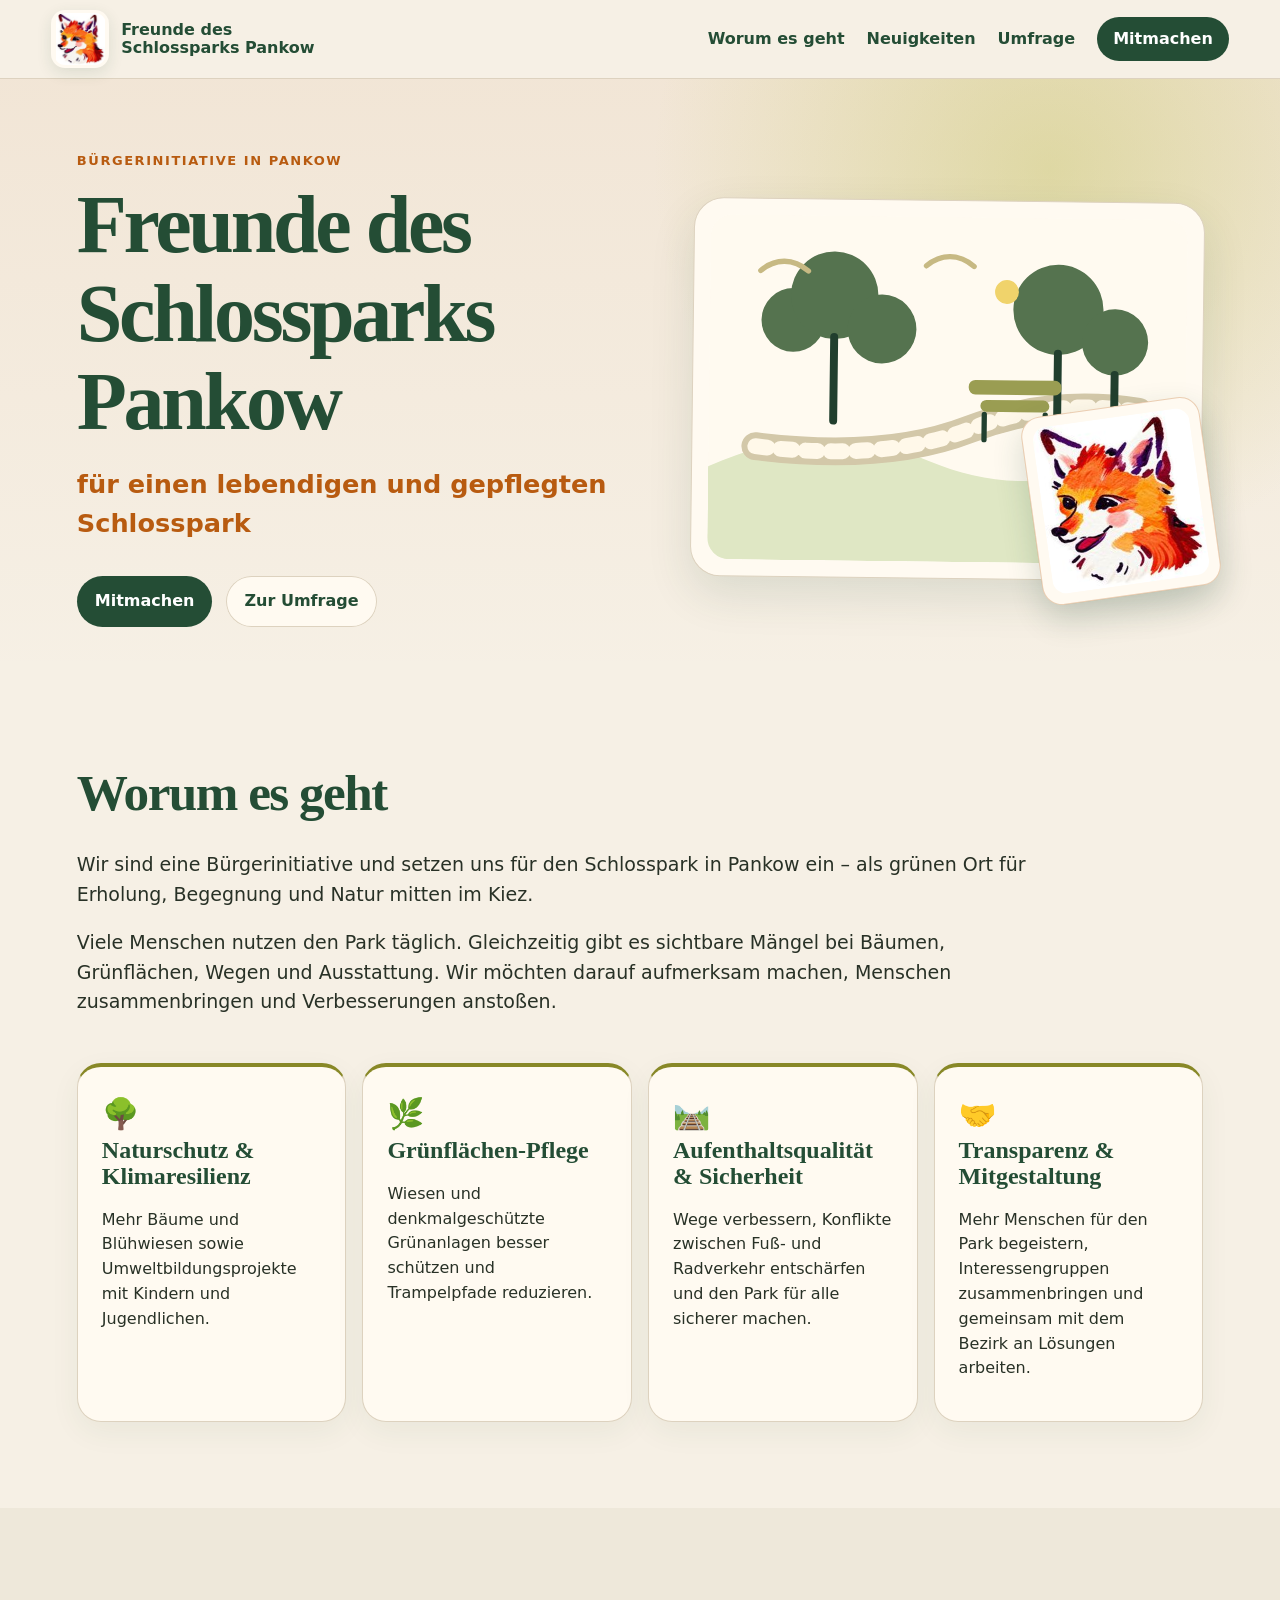
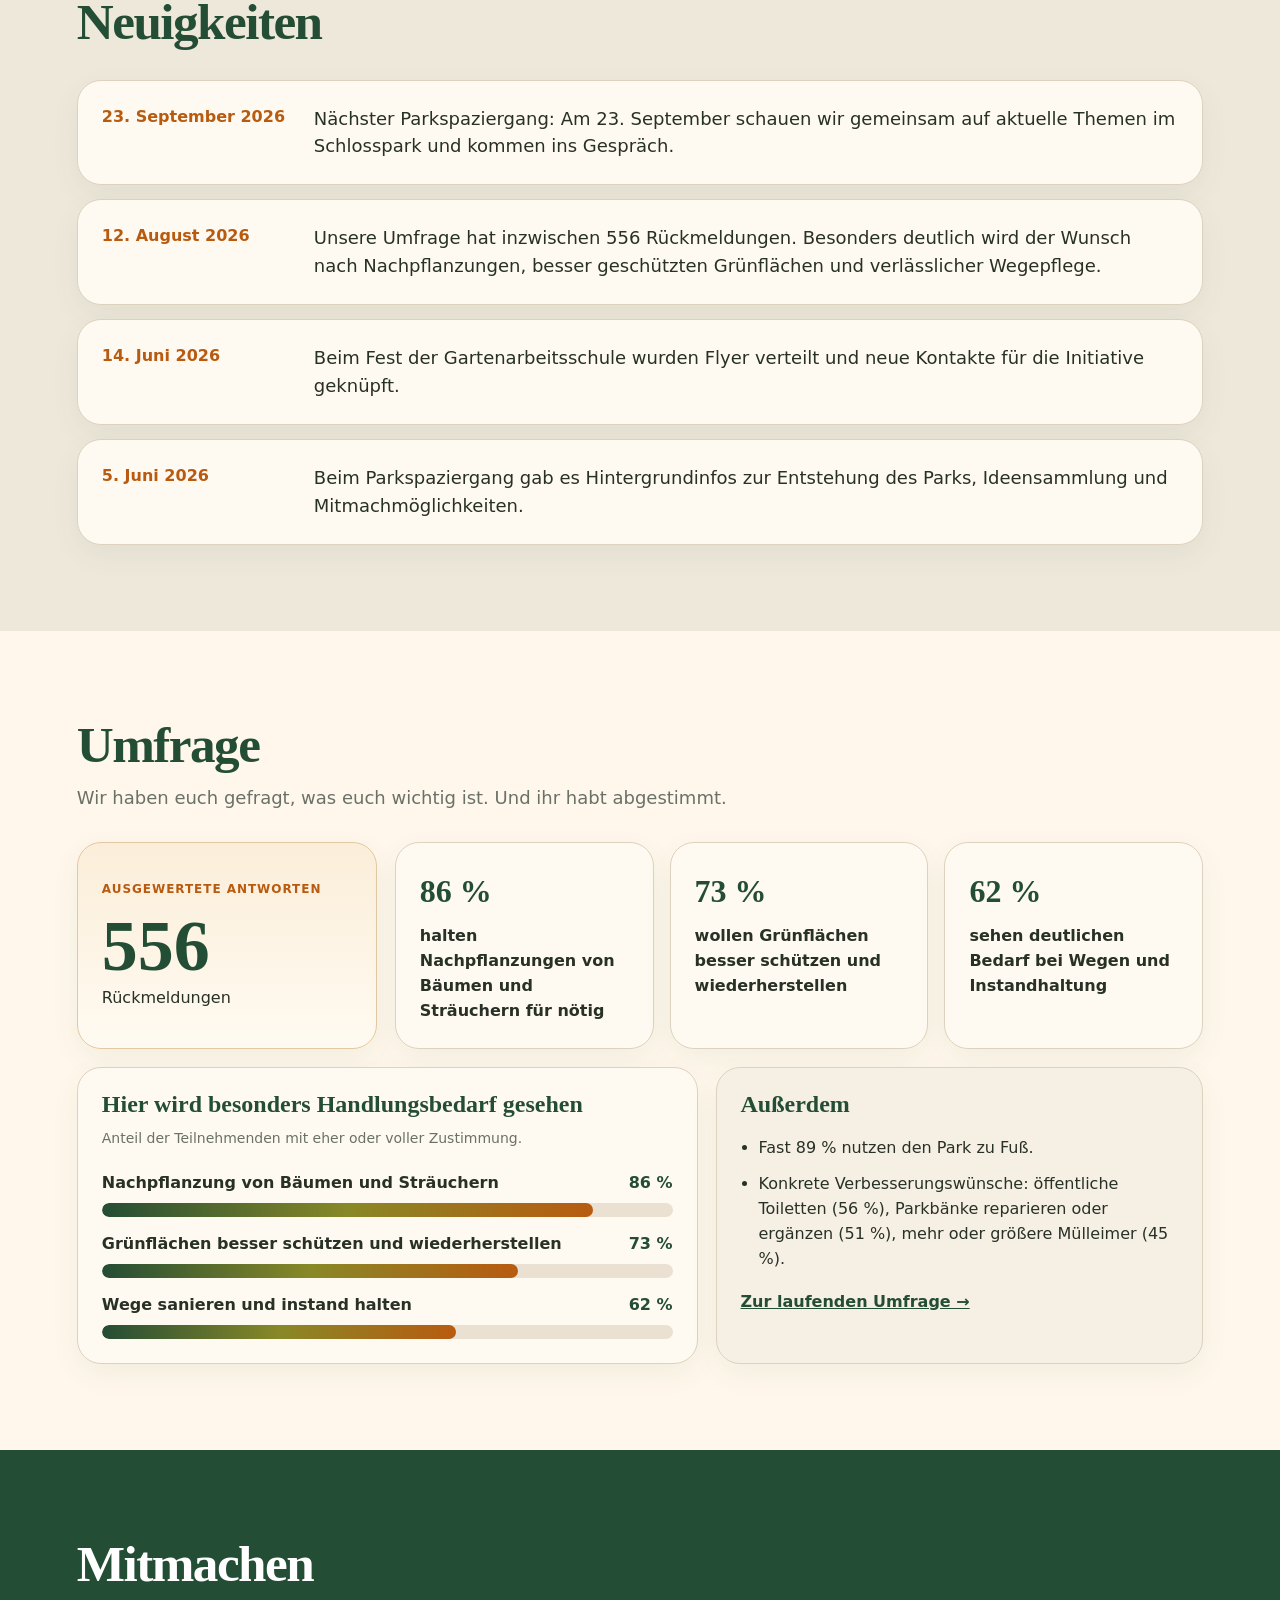
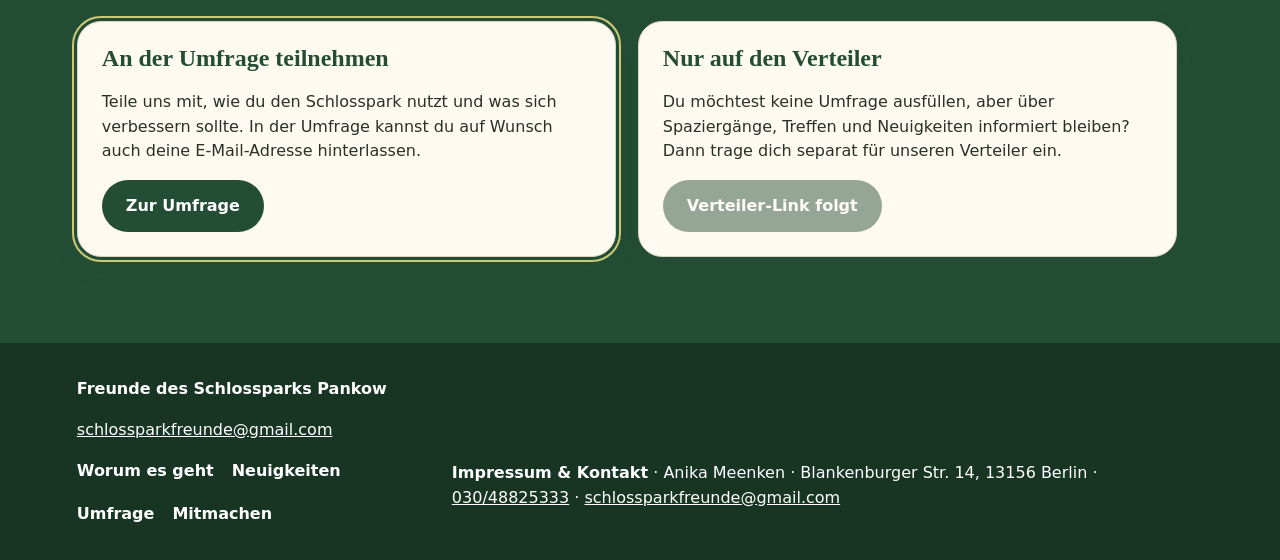
<file: index.html>
<!doctype html>
<html lang="de">
<head>
  <meta charset="utf-8" />
  <meta name="viewport" content="width=device-width, initial-scale=1" />
  <title>Freunde des Schlossparks Pankow</title>
  <meta name="description" content="Freunde des Schlossparks Pankow – für einen lebendigen und gepflegten Schlosspark." />
  <link rel="stylesheet" href="style.css" />
</head>
<body>
  <header class="site-header">
    <a class="brand" href="#top" aria-label="Startseite">
      <img id="brand-logo" src="assets/fuchs-aquarell.jpg" alt="Fuchs-Logo der Freunde des Schlossparks Pankow" />
      <span>Freunde des<br>Schlossparks Pankow</span>
    </a>
    <button class="menu-button" aria-expanded="false" aria-controls="nav">Menü</button>
    <nav id="nav" class="nav" aria-label="Hauptnavigation">
      <a href="#worum">Worum es geht</a>
      <a href="#neuigkeiten">Neuigkeiten</a>
      <a href="#umfrage">Umfrage</a>
      <a class="nav-cta" href="#mitmachen">Mitmachen</a>
    </nav>
  </header>

  <main id="top">
    <section class="hero">
      <div class="hero-copy">
        <p class="eyebrow" data-hero-eyebrow>Bürgerinitiative in Pankow</p>
        <h1 data-hero-title>Freunde des Schlossparks Pankow</h1>
        <p class="hero-subtitle" data-hero-subtitle>für einen lebendigen und gepflegten Schlosspark</p>
        <div class="hero-actions">
          <a class="button primary" href="#mitmachen">Mitmachen</a>
          <a class="button secondary" data-survey-link href="#umfrage">Zur Umfrage</a>
        </div>
      </div>
      <div class="hero-visual" aria-hidden="true">
        <div class="hero-visual-card">
          <img id="hero-illustration" src="assets/park-illustration.svg" alt="" />
        </div>
        <div class="fox-sticker">
          <img id="hero-fox" src="assets/fuchs-aquarell.jpg" alt="" />
        </div>
      </div>
    </section>

    <section id="worum" class="section about-section">
      <div class="section-heading compact-heading">
        <h2 data-about-title>Worum es geht</h2>
      </div>
      <div class="text-block about-text" data-about-text></div>
      <div class="goals" aria-label="Unsere Schwerpunkte" data-focus-topics></div>
    </section>

    <section id="neuigkeiten" class="section news-section">
      <div class="section-heading compact-heading">
        <h2>Neuigkeiten</h2>
      </div>
      <div class="news-list" data-news-list></div>
    </section>

    <section id="umfrage" class="section results">
      <div class="section-heading">
        <h2 data-survey-title>Umfrage</h2>
        <p class="section-subtitle" data-survey-subtitle>Wir haben euch gefragt, was euch wichtig ist. Und ihr habt abgestimmt.</p>
      </div>

      <div class="survey-topline">
        <div class="survey-count-card">
          <span class="label" data-survey-stand-label>Ausgewertete Antworten</span>
          <strong data-survey-response-count>556</strong>
          <span>Rückmeldungen</span>
        </div>
        <div class="highlight-grid" data-survey-highlights></div>
      </div>

      <div class="survey-panels">
        <article class="panel">
          <h3 data-priorities-title>Hier wird besonders Handlungsbedarf gesehen</h3>
          <p class="small-note" data-priorities-note>Anteil der Teilnehmenden mit eher oder voller Zustimmung.</p>
          <div class="priority-bars" data-survey-priorities></div>
        </article>
        <article class="panel panel-soft">
          <h3>Außerdem</h3>
          <ul class="context-list" data-survey-context></ul>
          <a class="inline-link" data-survey-link href="#">Zur laufenden Umfrage →</a>
        </article>
      </div>
    </section>

    <section id="mitmachen" class="section join-section">
      <div class="section-heading compact-heading join-heading">
        <h2>Mitmachen</h2>
      </div>
      <div class="join-grid">
        <article class="join-card featured">
          <h3 data-join-survey-title>An der Umfrage teilnehmen</h3>
          <p data-join-survey-text>Teile uns mit, wie du den Schlosspark nutzt und was sich verbessern sollte.</p>
          <a class="button primary large" data-survey-link href="#">Zur Umfrage</a>
        </article>
        <article class="join-card">
          <h3 data-join-mailing-title>Nur auf den Verteiler</h3>
          <p data-join-mailing-text>Du möchtest keine Umfrage ausfüllen, aber informiert bleiben? Dann trage dich separat für unseren Verteiler ein.</p>
          <a class="button primary large disabled" data-mailing-list-link href="#" aria-disabled="true">Verteiler-Link folgt</a>
        </article>
      </div>
    </section>
  </main>

  <footer class="footer">
    <div class="footer-main">
      <div>
        <p><strong>Freunde des Schlossparks Pankow</strong></p>
        <p><a data-contact-email-link href="mailto:schlossparkfreunde@gmail.com" data-contact-email>schlossparkfreunde@gmail.com</a></p>
      </div>
      <nav class="footer-nav" aria-label="Fußnavigation">
        <a href="#worum">Worum es geht</a>
        <a href="#neuigkeiten">Neuigkeiten</a>
        <a href="#umfrage">Umfrage</a>
        <a href="#mitmachen">Mitmachen</a>
      </nav>
    </div>
    <div id="impressum" class="footer-legal">
      <p><strong>Impressum &amp; Kontakt</strong> · <span data-contact-name>Anika Meenken</span> · <span data-contact-address1>Blankenburger Str. 14</span>, <span data-contact-address2>13156 Berlin</span> · <a data-contact-phone-link href="tel:+493048825333" data-contact-phone>030/48825333</a> · <a data-contact-email-link href="mailto:schlossparkfreunde@gmail.com" data-contact-email>schlossparkfreunde@gmail.com</a></p>
    </div>
  </footer>

  <script src="content.js"></script>
  <script src="script.js"></script>
</body>
</html>
</file>
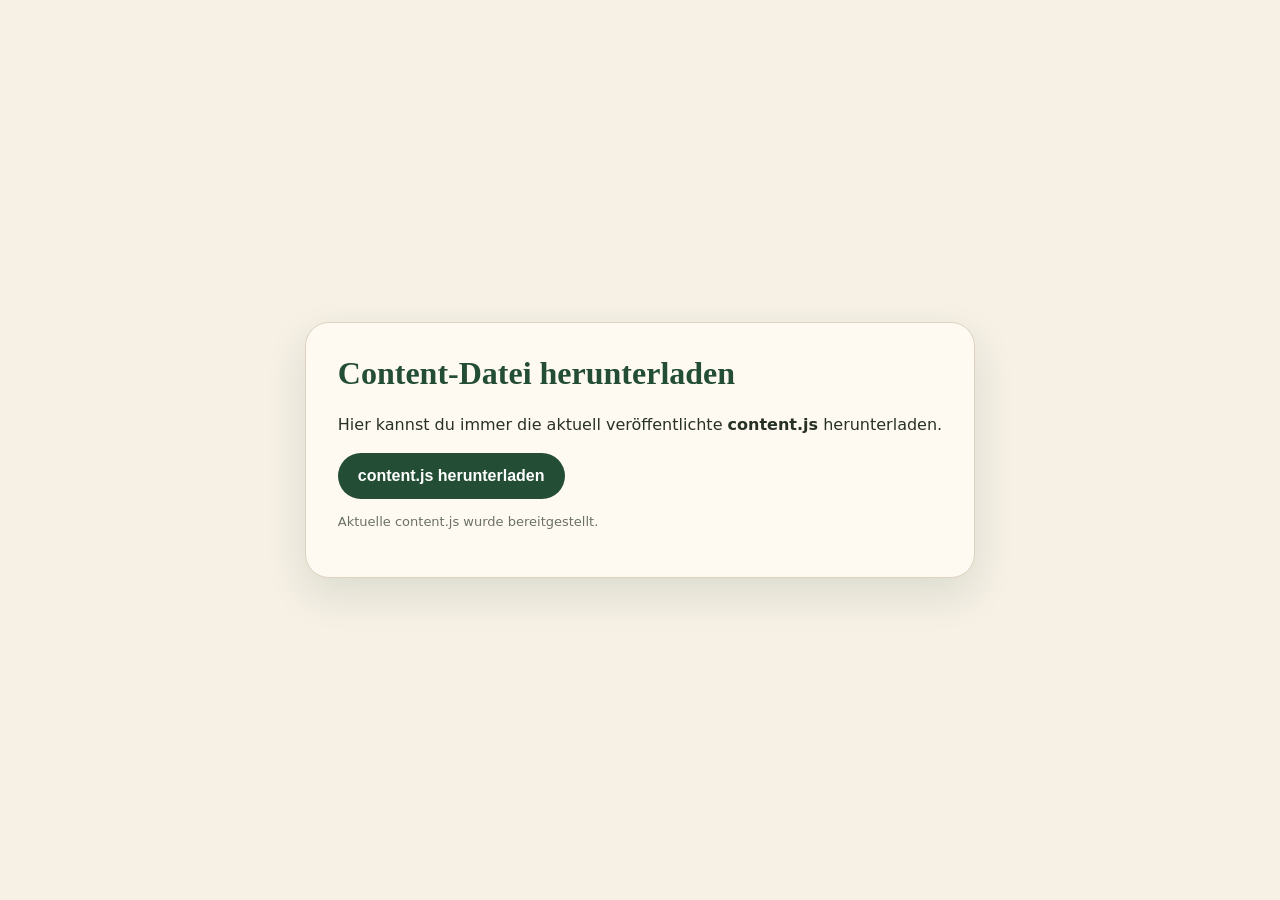
<file: team-content-7f3c9a2e/index.html>
<!doctype html>
<html lang="de">
<head>
  <meta charset="utf-8">
  <meta name="viewport" content="width=device-width, initial-scale=1">
  <meta name="robots" content="noindex,nofollow,noarchive">
  <title>Schlosspark – Content-Datei</title>
  <style>
    body{font-family:system-ui,-apple-system,Segoe UI,Roboto,Arial,sans-serif;background:#f6f0e5;color:#283126;margin:0;display:grid;place-items:center;min-height:100vh}
    main{max-width:620px;margin:24px;padding:32px;background:#fffaf1;border:1px solid #ddd2bf;border-radius:24px;box-shadow:0 16px 40px rgba(36,77,53,.12)}
    h1{font-family:Georgia,serif;color:#244d35;margin-top:0}
    button{border:0;border-radius:999px;padding:14px 20px;background:#244d35;color:white;font-weight:800;font-size:16px;cursor:pointer}
    p{line-height:1.5}.small{font-size:13px;color:#6a7167}
  </style>
</head>
<body>
<main>
  <h1>Content-Datei herunterladen</h1>
  <p>Hier kannst du immer die aktuell veröffentlichte <strong>content.js</strong> herunterladen.</p>
  <button id="download">content.js herunterladen</button>
  <p id="status" class="small">Der Download wird automatisch gestartet.</p>
</main>
<script>
async function downloadContent() {
  const status = document.getElementById('status');
  try {
    const response = await fetch('../content.js?ts=' + Date.now(), {cache:'no-store'});
    if (!response.ok) throw new Error('HTTP ' + response.status);
    const text = await response.text();
    const blob = new Blob([text], {type:'text/javascript;charset=utf-8'});
    const url = URL.createObjectURL(blob);
    const a = document.createElement('a');
    a.href = url;
    a.download = 'content.js';
    document.body.appendChild(a);
    a.click();
    a.remove();
    setTimeout(() => URL.revokeObjectURL(url), 2000);
    status.textContent = 'Aktuelle content.js wurde bereitgestellt.';
  } catch (err) {
    status.textContent = 'Automatischer Download nicht möglich. Bitte den Button erneut anklicken.';
  }
}
document.getElementById('download').addEventListener('click', downloadContent);
window.addEventListener('load', () => setTimeout(downloadContent, 250));
</script>
</body>
</html>
</file>
<file: style.css>
:root{
  --green:#244d35;
  --green-dark:#183524;
  --olive:#888827;
  --orange:#b85b10;
  --orange-light:#d98631;
  --cream:#f6f0e5;
  --paper:#fffaf1;
  --text:#283126;
  --muted:#6a7167;
  --line:#ddd2bf;
  --shadow:0 18px 45px rgba(36,77,53,.12);
}
*{box-sizing:border-box}
html{scroll-behavior:smooth}
body{margin:0;font-family:system-ui,-apple-system,Segoe UI,Roboto,Arial,sans-serif;color:var(--text);background:var(--cream);line-height:1.55}
a{color:inherit}
img{max-width:100%}
h1,h2,h3{font-family:Georgia,serif;color:var(--green);line-height:1.08;margin:0 0 18px}
h1{font-size:clamp(42px,6.5vw,82px);letter-spacing:-.04em}
h2{font-size:clamp(30px,4vw,52px);letter-spacing:-.03em}
h3{font-size:24px}
p{margin-top:0}
.site-header{position:sticky;top:0;z-index:20;display:flex;align-items:center;justify-content:space-between;padding:10px clamp(18px,4vw,56px);background:rgba(246,240,229,.95);backdrop-filter:blur(10px);border-bottom:1px solid var(--line)}
.brand{display:flex;gap:12px;align-items:center;color:var(--green);text-decoration:none;font-weight:850;line-height:1.1}
.brand img{width:58px;height:58px;object-fit:contain;border-radius:14px;background:var(--paper);padding:3px;box-shadow:0 5px 15px rgba(36,77,53,.12)}
.nav{display:flex;gap:22px;align-items:center}
.nav a{color:var(--green);text-decoration:none;font-weight:680}
.nav-cta{padding:10px 16px;border-radius:999px;background:var(--green);color:#fff !important}
.menu-button{display:none}
.hero{display:grid;grid-template-columns:1.05fr .95fr;gap:50px;align-items:center;padding:72px clamp(22px,6vw,86px) 52px;background:radial-gradient(circle at 82% 15%,rgba(190,191,78,.38),transparent 34%),linear-gradient(180deg,rgba(184,91,16,.07),transparent)}
.hero-subtitle{font-size:clamp(20px,2vw,28px);color:var(--orange);font-weight:700;margin:8px 0 0}
.eyebrow{text-transform:uppercase;letter-spacing:.12em;font-size:13px;font-weight:900;color:var(--orange);margin:0 0 10px}
.hero-actions{display:flex;gap:14px;flex-wrap:wrap;margin-top:32px}
.button{display:inline-flex;align-items:center;justify-content:center;padding:13px 18px;border-radius:999px;text-decoration:none;border:0;font-weight:800;cursor:pointer;transition:transform .15s ease,box-shadow .15s ease,opacity .15s ease}
.button:hover:not(.disabled){transform:translateY(-1px);box-shadow:0 9px 20px rgba(36,77,53,.16)}
.button.large{min-height:52px;padding-inline:24px}
.primary{background:var(--green);color:#fff}
.secondary{background:var(--paper);color:var(--green);box-shadow:inset 0 0 0 1px var(--line)}
.button.disabled{opacity:.48;cursor:not-allowed}
.hero-visual{position:relative;min-height:320px}
.hero-visual-card{background:var(--paper);border-radius:30px;padding:16px;box-shadow:var(--shadow);border:1px solid var(--line);transform:rotate(.7deg)}
.hero-visual-card img{display:block;width:100%;border-radius:22px}
.fox-sticker{position:absolute;right:-8px;bottom:-18px;width:min(180px,38%);background:var(--paper);padding:10px;border-radius:20px;box-shadow:0 14px 32px rgba(36,77,53,.2);transform:rotate(-8deg);border:1px solid rgba(184,91,16,.28)}
.fox-sticker img{display:block;width:100%;border-radius:14px;object-fit:contain}
.section{padding:86px clamp(22px,6vw,86px)}
.compact-heading{margin-bottom:22px}
.section-subtitle{margin-top:-6px;font-size:18px;color:var(--muted)}
.about-text{font-size:19px;max-width:960px}
.goals{display:grid;grid-template-columns:repeat(4,1fr);gap:16px;padding-top:28px}
.goals article,.highlight-card,.join-card,.legal-card,.panel,.news-item,.survey-count-card{background:var(--paper);border:1px solid var(--line);border-radius:24px;padding:24px;box-shadow:0 10px 30px rgba(36,77,53,.06)}
.goals article{border-top:4px solid var(--olive)}
.goals span{font-size:30px}
.section-heading{max-width:840px;margin-bottom:30px}
.results{background:#fff7eb}
.survey-topline{display:grid;grid-template-columns:300px 1fr;gap:18px;align-items:stretch;margin-bottom:18px}
.survey-count-card{display:flex;flex-direction:column;justify-content:center;align-items:flex-start;background:linear-gradient(180deg,#fbeed9,#fffaf1);border-color:#e2c8a4}
.survey-count-card .label{font-size:12px;letter-spacing:.08em;text-transform:uppercase;font-weight:900;color:var(--orange)}
.survey-count-card strong{display:block;font-family:Georgia,serif;font-size:72px;line-height:1;color:var(--green);margin:12px 0 4px}
.highlight-grid{display:grid;grid-template-columns:repeat(3,1fr);gap:16px}
.highlight-card strong{display:block;font-family:Georgia,serif;font-size:32px;color:var(--green);margin-bottom:8px}
.highlight-card span{font-weight:650}
.survey-panels{display:grid;grid-template-columns:1.12fr .88fr;gap:18px;margin-top:14px}
.panel-soft{background:#f6efe3}
.small-note{font-size:14px;color:var(--muted);margin-top:-8px;margin-bottom:22px}
.priority-bars{display:grid;gap:15px}
.priority-row{display:grid;gap:7px}
.priority-head{display:flex;justify-content:space-between;gap:18px;align-items:baseline}
.priority-head span{font-weight:650}
.priority-head strong{color:var(--green);white-space:nowrap}
.priority-track{height:14px;border-radius:999px;background:#ebe1d3;overflow:hidden}
.priority-fill{height:100%;border-radius:999px;background:linear-gradient(90deg,var(--green),var(--olive),var(--orange))}
.context-list{margin:0 0 18px 18px;padding:0;display:grid;gap:12px}
.inline-link{display:inline-block;color:var(--green);font-weight:900}
.news-section{background:#eee8da}
.news-list{display:grid;gap:14px}
.news-item{display:grid;grid-template-columns:190px 1fr;gap:22px;align-items:start}
.news-item time{font-weight:900;color:var(--orange)}
.news-item p{margin:0;font-size:18px}
.join-section{background:var(--green);color:#fff}
.join-heading h2{color:#fff}
.join-grid{display:grid;grid-template-columns:1fr 1fr;gap:22px;max-width:1100px}
.join-card{position:relative;color:var(--text);display:flex;flex-direction:column;align-items:flex-start}
.join-card.featured{outline:2px solid #c9c978;outline-offset:3px}
.join-card .button{margin-top:auto}
.legal-section{background:#f3ecdf}
.legal-card{max-width:620px}
.legal-card a{color:var(--green)}
.footer{padding:34px clamp(22px,6vw,86px);background:var(--green-dark);color:#fff;display:flex;justify-content:space-between;gap:30px;align-items:flex-end}
.footer a{color:#fff}
.footer-nav{display:flex;gap:18px;flex-wrap:wrap}
.footer-nav a{text-decoration:none;font-weight:700}
@media(max-width:960px){
  .menu-button{display:block;border:1px solid var(--green);border-radius:999px;background:transparent;padding:9px 13px}
  .nav{display:none;position:absolute;left:18px;right:18px;top:78px;flex-direction:column;align-items:flex-start;background:var(--paper);padding:20px;border-radius:22px;border:1px solid var(--line);box-shadow:var(--shadow)}
  .nav.open{display:flex}
  .hero,.survey-topline,.survey-panels{grid-template-columns:1fr}
  .goals,.join-grid{grid-template-columns:1fr 1fr}
  .highlight-grid{grid-template-columns:1fr}
  .news-item{grid-template-columns:1fr}
  .hero-visual{max-width:680px}
  .fox-sticker{right:8px;bottom:-12px}
}
@media(max-width:640px){
  .goals,.join-grid{grid-template-columns:1fr}
  h1{font-size:42px}
  .hero{padding-top:48px}
  .brand span{font-size:14px}
  .brand img{width:50px;height:50px}
  .footer{align-items:flex-start;flex-direction:column}
  .survey-count-card strong{font-size:56px}
  .fox-sticker{width:120px}
}
</file>
